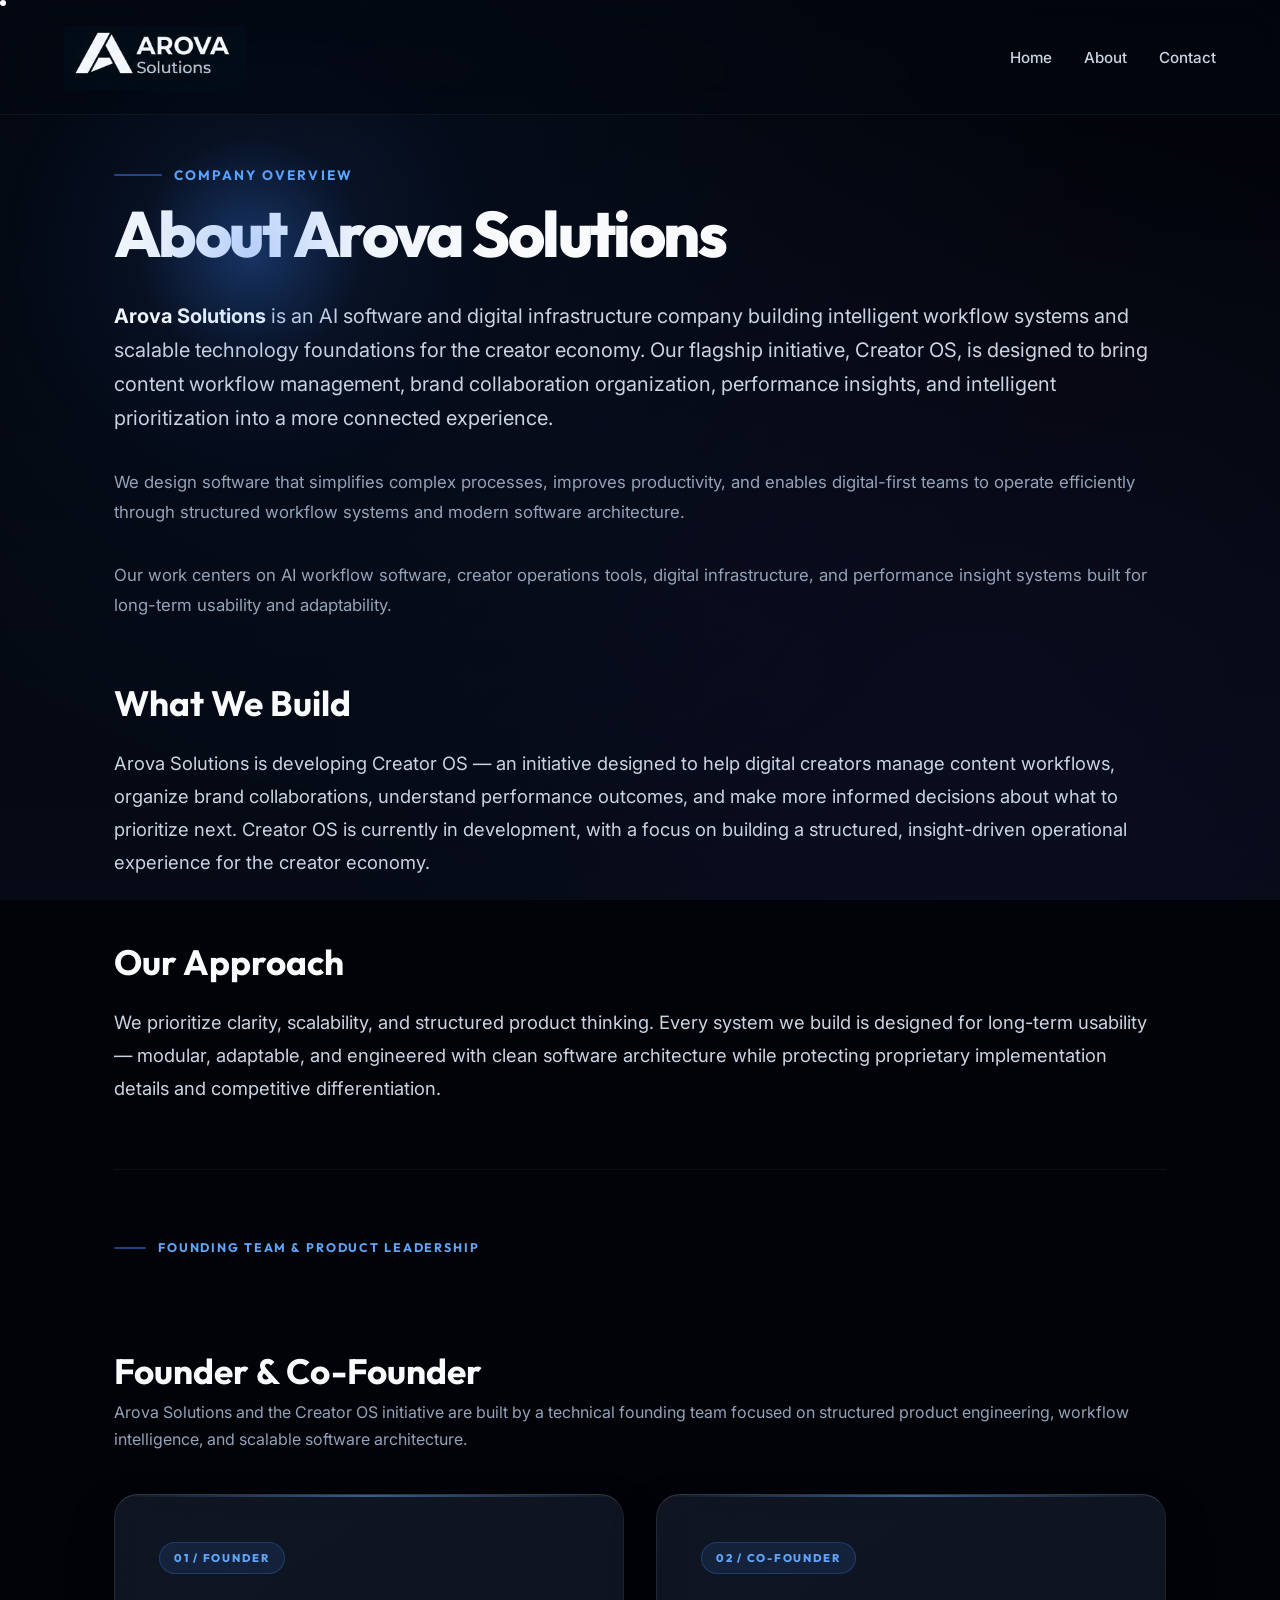
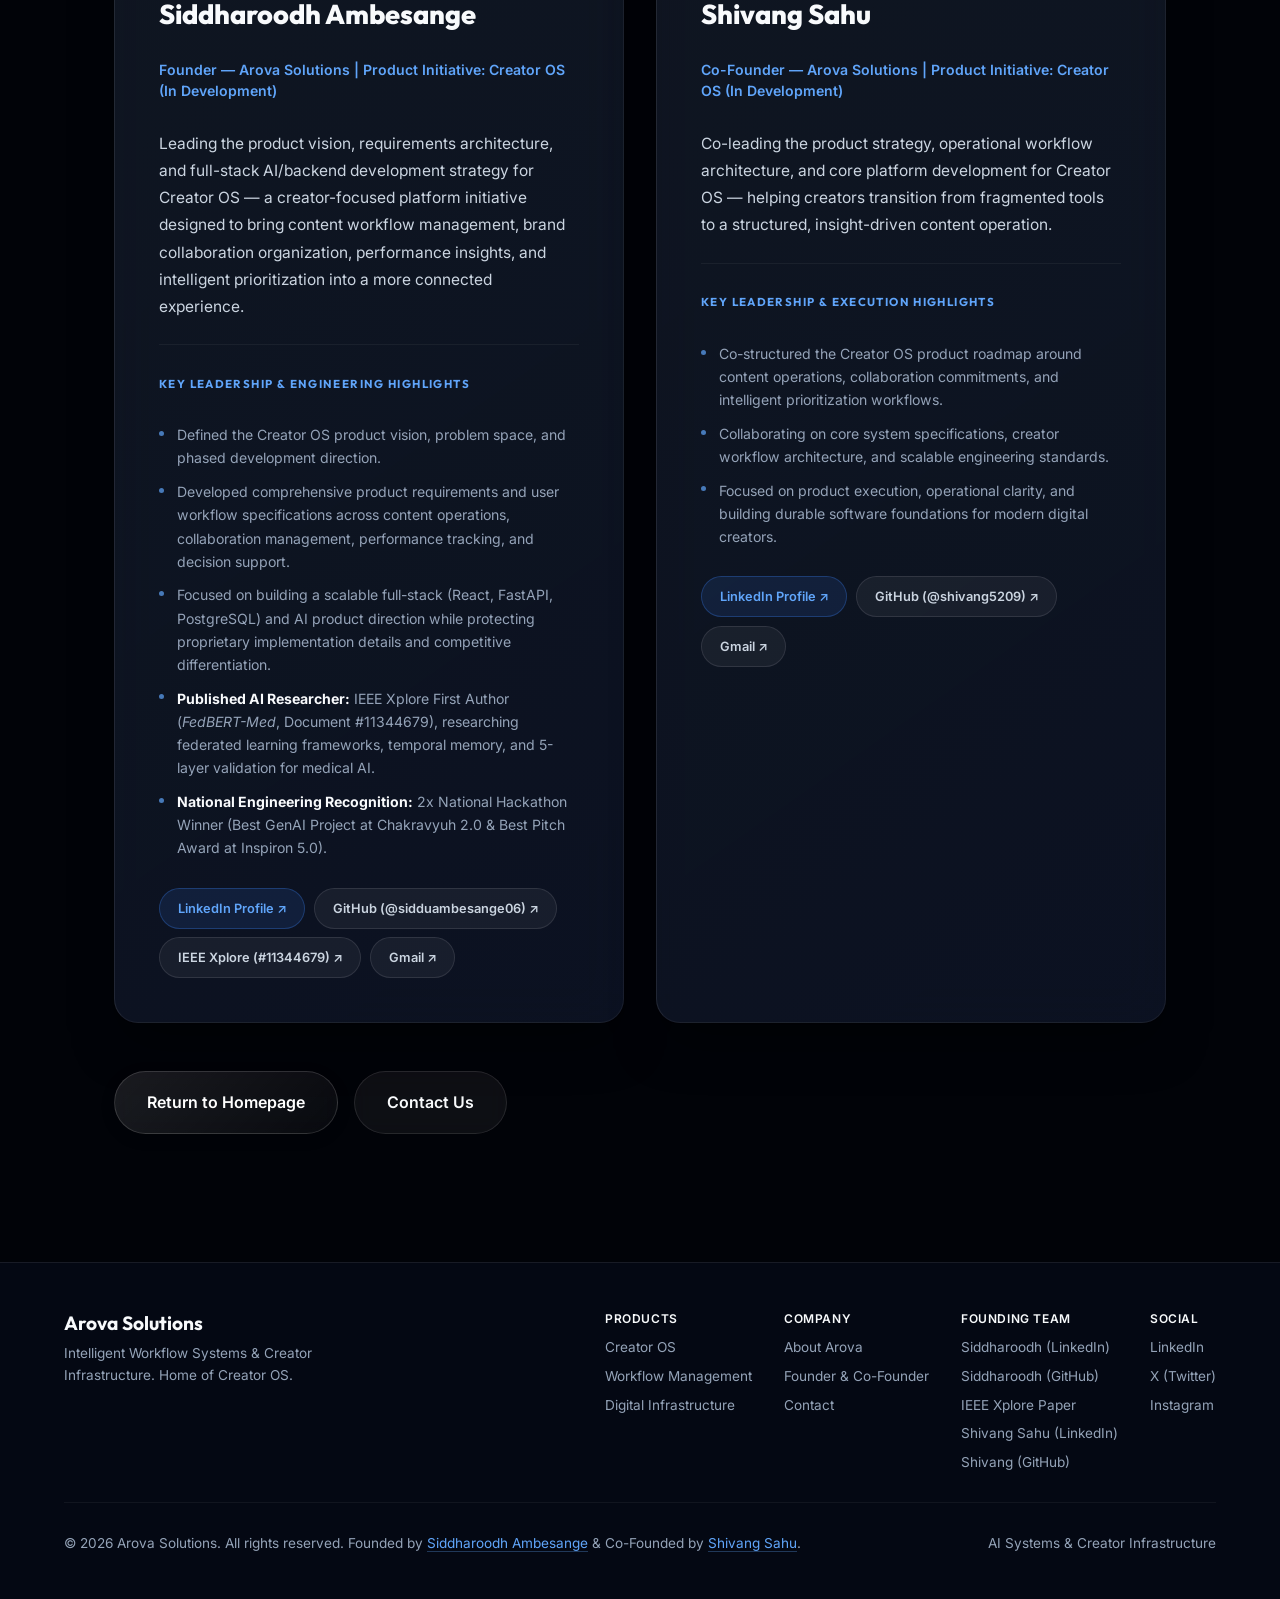
<file: about.html>
<!DOCTYPE html>
<html lang="en">
<head>
  <meta charset="UTF-8">
  <meta name="viewport" content="width=device-width, initial-scale=1">
  <meta name="referrer" content="strict-origin-when-cross-origin">
  <meta http-equiv="X-Content-Type-Options" content="nosniff">

  <title>About Arova Solutions | Founder Siddharoodh Ambesange &amp; Co-Founder Shivang Sahu</title>
  <meta name="description" content="Learn about Arova Solutions, the Creator OS product initiative, Founder Siddharoodh Ambesange, and Co-Founder Shivang Sahu.">
  <meta name="keywords" content="Arova Solutions, Creator OS, Siddharoodh Ambesange, Shivang Sahu, AI workflow software, creator workflow tools, digital infrastructure">
  <meta name="author" content="Siddharoodh Ambesange, Shivang Sahu">

  <meta name="robots" content="index, follow, max-image-preview:large, max-snippet:-1, max-video-preview:-1">
  <link rel="canonical" href="https://www.arovasolutions.com/about.html">

  <link rel="icon" type="image/jpeg" sizes="32x32" href="fevicons/favicon-32.jpeg">
  <link rel="icon" type="image/jpeg" sizes="16x16" href="fevicons/favicon-16.jpeg">
  <link rel="apple-touch-icon" sizes="180x180" href="fevicons/apple-touch-icon.jpeg">
  <link rel="stylesheet" href="styles.css?v=9">
  <link rel="me" href="https://www.linkedin.com/company/arova-solutions/">
  <link rel="me" href="https://x.com/ArovaSolutions">
  <link rel="me" href="https://www.instagram.com/arovasolutions">

  <meta property="og:title" content="About Arova Solutions | Founder Siddharoodh Ambesange &amp; Co-Founder Shivang Sahu">
  <meta property="og:description" content="Learn about Arova Solutions, the Creator OS product initiative, Founder Siddharoodh Ambesange, and Co-Founder Shivang Sahu.">
  <meta property="og:type" content="website">
  <meta property="og:url" content="https://www.arovasolutions.com/about.html">
  <meta property="og:image" content="https://www.arovasolutions.com/arova-logo.png">
  <meta property="og:image:alt" content="Arova Solutions logo">
  <meta property="og:image:width" content="1200">
  <meta property="og:image:height" content="630">
  <meta property="og:locale" content="en_US">
  <meta property="og:site_name" content="Arova Solutions">

  <meta name="twitter:card" content="summary_large_image">
  <meta name="twitter:title" content="About Arova Solutions | Founder Siddharoodh Ambesange &amp; Co-Founder Shivang Sahu">
  <meta name="twitter:description" content="Learn about Arova Solutions, the Creator OS product initiative, Founder Siddharoodh Ambesange, and Co-Founder Shivang Sahu.">
  <meta name="twitter:image" content="https://www.arovasolutions.com/arova-logo.png">
  <meta name="twitter:image:alt" content="Arova Solutions logo">

  <script type="application/ld+json">
  {
    "@context": "https://schema.org",
    "@graph": [
      {
        "@type": "Organization",
        "@id": "https://www.arovasolutions.com/#organization",
        "name": "Arova Solutions",
        "url": "https://www.arovasolutions.com/",
        "logo": { "@type": "ImageObject", "url": "https://www.arovasolutions.com/arova-logo.png" },
        "description": "Arova Solutions builds Creator OS, intelligent workflow systems, and digital infrastructure for creators and modern internet businesses.",
        "email": "contact@arovasolutions.com",
        "sameAs": [
          "https://www.linkedin.com/company/arova-solutions/",
          "https://x.com/ArovaSolutions",
          "https://www.instagram.com/arovasolutions"
        ],
        "founders": [
          {
            "@type": "Person",
            "name": "Siddharoodh Ambesange",
            "jobTitle": "Founder & Lead AI Systems Architect",
            "email": "sidduambesange005@gmail.com",
            "sameAs": [
              "https://www.linkedin.com/in/siddharoodh-ambesange-18a1191ba/",
              "https://github.com/sidduambesange06",
              "https://ieeexplore.ieee.org/document/11344679"
            ]
          },
          {
            "@type": "Person",
            "name": "Shivang Sahu",
            "jobTitle": "Co-Founder",
            "sameAs": [
              "https://www.linkedin.com/in/shivang-sahu-99125321b/",
              "https://github.com/shivang5209"
            ]
          }
        ],
        "contactPoint": {
          "@type": "ContactPoint",
          "email": "contact@arovasolutions.com",
          "contactType": "General Inquiries"
        }
      },
      {
        "@type": "AboutPage",
        "@id": "https://www.arovasolutions.com/about.html#webpage",
        "url": "https://www.arovasolutions.com/about.html",
        "name": "About Arova Solutions | Founder Siddharoodh Ambesange & Co-Founder Shivang Sahu",
        "isPartOf": { "@type": "WebSite", "url": "https://www.arovasolutions.com/" },
        "about": { "@id": "https://www.arovasolutions.com/#organization" },
        "description": "Learn about Arova Solutions, the Creator OS product initiative, Founder Siddharoodh Ambesange, and Co-Founder Shivang Sahu."
      }
    ]
  }
  </script>

  <style>
    /* ===== LEADERSHIP SECTION STYLES ===== */
    #leadership {
      margin-top: 4rem;
      padding: 3.5rem 0 0;
      border-top: 1px solid rgba(255,255,255,0.06);
    }
    .leadership-eyebrow {
      display: inline-flex;
      align-items: center;
      gap: 0.75rem;
      color: var(--accent-soft);
      font-size: 0.78rem;
      font-weight: 700;
      letter-spacing: 0.15em;
      text-transform: uppercase;
      font-family: 'Outfit', sans-serif;
      margin-bottom: 0.75rem;
    }
    .leadership-eyebrow::before {
      content: "";
      width: 2rem;
      height: 2px;
      background: var(--accent-glow);
      border-radius: 2px;
    }
    .leadership-grid {
      display: grid;
      grid-template-columns: repeat(auto-fit, minmax(320px, 1fr));
      gap: 2rem;
      margin-top: 2.5rem;
    }
    .exec-card {
      background: linear-gradient(145deg, rgba(30,41,59,0.5) 0%, rgba(15,23,42,0.75) 100%);
      border: 1px solid rgba(255,255,255,0.06);
      border-top-color: rgba(255,255,255,0.15);
      border-left-color: rgba(255,255,255,0.09);
      border-radius: var(--radius);
      padding: 2.75rem;
      backdrop-filter: blur(24px);
      -webkit-backdrop-filter: blur(24px);
      box-shadow: var(--shadow);
      transition: transform 0.4s cubic-bezier(0.175,0.885,0.32,1.275), border-color 0.4s ease, box-shadow 0.4s ease;
      position: relative;
      overflow: hidden;
    }
    .exec-card::before {
      content: '';
      position: absolute;
      top: 0; left: 0; right: 0;
      height: 2px;
      background: linear-gradient(90deg, transparent, rgba(96,165,250,0.5), transparent);
    }
    .exec-card:hover {
      transform: translateY(-8px);
      border-color: rgba(96,165,250,0.4);
      box-shadow: 0 30px 60px rgba(0,0,0,0.6), 0 0 30px rgba(59,130,246,0.18);
    }
    .exec-badge {
      display: inline-block;
      padding: 0.3rem 0.9rem;
      border-radius: 999px;
      background: rgba(59,130,246,0.12);
      border: 1px solid rgba(59,130,246,0.28);
      color: var(--accent-soft);
      font-size: 0.7rem;
      font-weight: 800;
      letter-spacing: 0.15em;
      text-transform: uppercase;
      font-family: 'Outfit', sans-serif;
      margin-bottom: 1.5rem;
    }
    .exec-name {
      font-family: 'Outfit', sans-serif;
      font-size: 1.7rem;
      font-weight: 800;
      color: var(--text);
      margin-bottom: 0.35rem;
      line-height: 1.2;
    }
    .exec-role {
      font-size: 0.88rem;
      color: var(--accent-soft);
      font-weight: 600;
      margin-bottom: 1.25rem;
      line-height: 1.5;
    }
    .exec-bio {
      font-size: 0.97rem;
      color: var(--text-soft);
      line-height: 1.75;
      margin-bottom: 1.5rem;
      padding-bottom: 1.5rem;
      border-bottom: 1px solid rgba(255,255,255,0.05);
    }
    .exec-highlights-title {
      font-family: 'Outfit', sans-serif;
      font-size: 0.72rem;
      font-weight: 700;
      color: var(--accent-soft);
      text-transform: uppercase;
      letter-spacing: 0.12em;
      margin-bottom: 0.85rem;
    }
    .exec-highlights {
      list-style: none;
      margin: 0 0 1.75rem;
      padding: 0;
      display: flex;
      flex-direction: column;
      gap: 0.65rem;
    }
    .exec-highlights li {
      font-size: 0.88rem;
      color: var(--text-muted);
      line-height: 1.65;
      padding-left: 1.1rem;
      position: relative;
    }
    .exec-highlights li::before {
      content: '';
      position: absolute;
      left: 0;
      top: 0.55em;
      width: 5px;
      height: 5px;
      border-radius: 50%;
      background: var(--accent-soft);
      opacity: 0.7;
    }
    .exec-links {
      display: flex;
      flex-wrap: wrap;
      gap: 0.55rem;
    }
    .exec-link-btn {
      display: inline-flex;
      align-items: center;
      gap: 0.4rem;
      padding: 0.5rem 1.1rem;
      border-radius: 999px;
      background: rgba(255,255,255,0.05);
      border: 1px solid rgba(255,255,255,0.1);
      color: var(--text-soft);
      font-size: 0.8rem;
      font-weight: 600;
      transition: all 0.25s ease;
      font-family: 'Inter', sans-serif;
      cursor: pointer;
    }
    .exec-link-btn:hover {
      background: rgba(59,130,246,0.15);
      border-color: rgba(96,165,250,0.45);
      color: var(--text);
      transform: translateY(-2px);
    }
    .exec-link-btn.primary-link {
      background: rgba(59,130,246,0.12);
      border-color: rgba(59,130,246,0.3);
      color: var(--accent-soft);
    }
    .exec-link-btn.primary-link:hover {
      background: rgba(59,130,246,0.22);
      border-color: rgba(96,165,250,0.55);
      color: var(--text);
    }
    @media (max-width: 768px) {
      .leadership-grid { grid-template-columns: 1fr; }
      .exec-card { padding: 2rem; }
    }
  </style>
</head>

<body>
  <div id="loader">
    <div class="spinner"></div>
    <div class="loader-text">Loading</div>
  </div>

  <div class="aurora-bg"></div>

  <nav class="nav-header">
    <div class="nav-container">
      <a href="index.html" class="nav-brand">
        <img src="arova-logo.png" alt="Arova Solutions Logo">
      </a>
      <div class="nav-links" id="navLinks">
        <a href="index.html">Home</a>
        <a href="about.html">About</a>
        <a href="contact.html">Contact</a>
      </div>
      <button class="mobile-menu-btn" id="mobileMenuBtn" aria-label="Toggle navigation">
        <span></span>
        <span></span>
        <span></span>
      </button>
    </div>
  </nav>

  <main class="page-main section" style="padding-top: 10rem; min-height: 80vh;">
    <div class="container" style="max-width: 1100px; margin: 0 auto; padding: 0 1.5rem;">

      <!-- Page Header -->
      <header style="margin-bottom: 2rem;" class="scroll-hidden-up">
        <span class="eyebrow" style="margin-bottom: 1rem;">Company Overview</span>
        <h1 style="font-size: clamp(2.5rem, 5vw, 4rem); background: none; -webkit-text-fill-color: var(--text);">About Arova Solutions</h1>
      </header>

      <section class="content-body" aria-label="About Arova Solutions">

        <p class="hero-description scroll-hidden-left" style="margin-bottom: 2rem; font-size: 1.25rem; max-width: 100%;">
          <strong>Arova Solutions</strong> is an AI software and digital infrastructure company building intelligent workflow systems and scalable technology foundations for the creator economy. Our flagship initiative, Creator OS, is designed to bring content workflow management, brand collaboration organization, performance insights, and intelligent prioritization into a more connected experience.
        </p>

        <p class="scroll-hidden-left" style="margin-bottom: 2rem; font-size: 1.05rem; max-width: 100%; color: var(--text-muted); line-height: 1.8;">
          We design software that simplifies complex processes, improves productivity, and enables digital-first teams to operate efficiently through structured workflow systems and modern software architecture.
        </p>

        <p class="scroll-hidden-left" style="margin-bottom: 2rem; font-size: 1.05rem; max-width: 100%; color: var(--text-muted); line-height: 1.8;">
          Our work centers on AI workflow software, creator operations tools, digital infrastructure, and performance insight systems built for long-term usability and adaptability.
        </p>

        <h2 class="scroll-hidden-right">What We Build</h2>
        <p class="scroll-hidden-right">
          Arova Solutions is developing Creator OS — an initiative designed to help digital creators manage content workflows, organize brand collaborations, understand performance outcomes, and make more informed decisions about what to prioritize next. Creator OS is currently in development, with a focus on building a structured, insight-driven operational experience for the creator economy.
        </p>

        <h2 class="scroll-hidden-left">Our Approach</h2>
        <p class="scroll-hidden-left">
          We prioritize clarity, scalability, and structured product thinking. Every system we build is designed for long-term usability — modular, adaptable, and engineered with clean software architecture while protecting proprietary implementation details and competitive differentiation.
        </p>

        <!-- ===== EXECUTIVE LEADERSHIP SECTION ===== -->
        <section id="leadership" aria-label="Executive Leadership">
          <p class="leadership-eyebrow scroll-hidden-up">Founding Team &amp; Product Leadership</p>
          <h2 class="scroll-hidden-left" style="margin-bottom: 0.5rem;">Founder &amp; Co-Founder</h2>
          <p class="scroll-hidden-up" style="font-size: 1rem; color: var(--text-muted); line-height: 1.7; margin-bottom: 0.5rem;">
            Arova Solutions and the Creator OS initiative are built by a technical founding team focused on structured product engineering, workflow intelligence, and scalable software architecture.
          </p>

          <div class="leadership-grid">

            <!-- CARD 01: FOUNDER -->
            <div class="exec-card scroll-hidden-up delay-1">
              <span class="exec-badge">01 / Founder</span>
              <p class="exec-name">Siddharoodh Ambesange</p>
              <p class="exec-role">Founder — Arova Solutions | Product Initiative: Creator OS (In Development)</p>
              <p class="exec-bio">
                Leading the product vision, requirements architecture, and full-stack AI/backend development strategy for Creator OS — a creator-focused platform initiative designed to bring content workflow management, brand collaboration organization, performance insights, and intelligent prioritization into a more connected experience.
              </p>
              <p class="exec-highlights-title">Key Leadership &amp; Engineering Highlights</p>
              <ul class="exec-highlights">
                <li>Defined the Creator OS product vision, problem space, and phased development direction.</li>
                <li>Developed comprehensive product requirements and user workflow specifications across content operations, collaboration management, performance tracking, and decision support.</li>
                <li>Focused on building a scalable full-stack (React, FastAPI, PostgreSQL) and AI product direction while protecting proprietary implementation details and competitive differentiation.</li>
                <li><strong style="color:var(--text);">Published AI Researcher:</strong> IEEE Xplore First Author (<em>FedBERT-Med</em>, Document #11344679), researching federated learning frameworks, temporal memory, and 5-layer validation for medical AI.</li>
                <li><strong style="color:var(--text);">National Engineering Recognition:</strong> 2x National Hackathon Winner (Best GenAI Project at Chakravyuh 2.0 &amp; Best Pitch Award at Inspiron 5.0).</li>
              </ul>
              <div class="exec-links">
                <a class="exec-link-btn primary-link" href="https://www.linkedin.com/in/siddharoodh-ambesange-18a1191ba/" target="_blank" rel="noopener noreferrer">LinkedIn Profile &#8599;</a>
                <a class="exec-link-btn" href="https://github.com/sidduambesange06" target="_blank" rel="noopener noreferrer">GitHub (@sidduambesange06) &#8599;</a>
                <a class="exec-link-btn" href="https://ieeexplore.ieee.org/document/11344679" target="_blank" rel="noopener noreferrer">IEEE Xplore (#11344679) &#8599;</a>
                <a class="exec-link-btn" href="https://mail.google.com/mail/?view=cm&fs=1&to=sidduambesange005@gmail.com" target="_blank" rel="noopener noreferrer">Gmail &#8599;</a>
              </div>
            </div>

            <!-- CARD 02: CO-FOUNDER -->
            <div class="exec-card scroll-hidden-up delay-2">
              <span class="exec-badge">02 / Co-Founder</span>
              <p class="exec-name">Shivang Sahu</p>
              <p class="exec-role">Co-Founder — Arova Solutions | Product Initiative: Creator OS (In Development)</p>
              <p class="exec-bio">
                Co-leading the product strategy, operational workflow architecture, and core platform development for Creator OS — helping creators transition from fragmented tools to a structured, insight-driven content operation.
              </p>
              <p class="exec-highlights-title">Key Leadership &amp; Execution Highlights</p>
              <ul class="exec-highlights">
                <li>Co-structured the Creator OS product roadmap around content operations, collaboration commitments, and intelligent prioritization workflows.</li>
                <li>Collaborating on core system specifications, creator workflow architecture, and scalable engineering standards.</li>
                <li>Focused on product execution, operational clarity, and building durable software foundations for modern digital creators.</li>
              </ul>
              <div class="exec-links">
                <a class="exec-link-btn primary-link" href="https://www.linkedin.com/in/shivang-sahu-99125321b/" target="_blank" rel="noopener noreferrer">LinkedIn Profile &#8599;</a>
                <a class="exec-link-btn" href="https://github.com/shivang5209" target="_blank" rel="noopener noreferrer">GitHub (@shivang5209) &#8599;</a>
                <a class="exec-link-btn" href="https://mail.google.com/mail/?view=cm&fs=1&to=shivangsahu5209@gmail.com" target="_blank" rel="noopener noreferrer">Gmail &#8599;</a>
              </div>
            </div>

          </div>
        </section>

        <div class="scroll-hidden-up" style="margin-top:3rem; display: flex; gap: 1rem; flex-wrap: wrap;">
          <a class="button button-primary" href="index.html">Return to Homepage</a>
          <a class="button button-secondary" href="https://mail.google.com/mail/?view=cm&amp;fs=1&amp;to=contact@arovasolutions.com" target="_blank" rel="noopener">Contact Us</a>
        </div>
      </section>
    </div>
  </main>

  <!-- FOOTER -->
  <footer class="site-footer">
    <div class="container">
      <div class="footer-top" style="display: flex; justify-content: space-between; flex-wrap: wrap; gap: 2rem; border-bottom: 1px solid rgba(255,255,255,0.05); padding-bottom: 2rem; margin-bottom: 2rem;">
        <div class="footer-brand" style="max-width: 300px;">
          <strong style="color: var(--text); display: block; font-size: 1.2rem; margin-bottom: 0.5rem; font-family: 'Outfit', sans-serif;">Arova Solutions</strong>
          <p style="font-size: 0.85rem; line-height: 1.6; color: var(--text-muted);">Intelligent Workflow Systems &amp; Creator Infrastructure. Home of Creator OS.</p>
        </div>
        <div class="footer-legal" style="display: flex; gap: 2rem; font-size: 0.85rem; text-align: left; flex-wrap: wrap;">
          <div style="display: flex; flex-direction: column; gap: 0.8rem;">
            <span style="color: var(--text); font-weight: 600; text-transform: uppercase; letter-spacing: 0.05em; font-size: 0.75rem;">Products</span>
            <a href="index.html#creator-os" style="color: var(--text-muted); transition: color 0.2s ease;" onmouseover="this.style.color='#fff'" onmouseout="this.style.color='var(--text-muted)'">Creator OS</a>
            <a href="index.html#creator-os" style="color: var(--text-muted); transition: color 0.2s ease;" onmouseover="this.style.color='#fff'" onmouseout="this.style.color='var(--text-muted)'">Workflow Management</a>
            <a href="index.html#foundations" style="color: var(--text-muted); transition: color 0.2s ease;" onmouseover="this.style.color='#fff'" onmouseout="this.style.color='var(--text-muted)'">Digital Infrastructure</a>
          </div>
          <div style="display: flex; flex-direction: column; gap: 0.8rem;">
            <span style="color: var(--text); font-weight: 600; text-transform: uppercase; letter-spacing: 0.05em; font-size: 0.75rem;">Company</span>
            <a href="about.html" style="color: var(--text-muted); transition: color 0.2s ease;" onmouseover="this.style.color='#fff'" onmouseout="this.style.color='var(--text-muted)'">About Arova</a>
            <a href="about.html#leadership" style="color: var(--text-muted); transition: color 0.2s ease;" onmouseover="this.style.color='#fff'" onmouseout="this.style.color='var(--text-muted)'">Founder &amp; Co-Founder</a>
            <a href="contact.html" style="color: var(--text-muted); transition: color 0.2s ease;" onmouseover="this.style.color='#fff'" onmouseout="this.style.color='var(--text-muted)'">Contact</a>
          </div>
          <div style="display: flex; flex-direction: column; gap: 0.8rem;">
            <span style="color: var(--text); font-weight: 600; text-transform: uppercase; letter-spacing: 0.05em; font-size: 0.75rem;">Founding Team</span>
            <a href="https://www.linkedin.com/in/siddharoodh-ambesange-18a1191ba/" target="_blank" rel="noopener" style="color: var(--text-muted); transition: color 0.2s ease;" onmouseover="this.style.color='#fff'" onmouseout="this.style.color='var(--text-muted)'">Siddharoodh (LinkedIn)</a>
            <a href="https://github.com/sidduambesange06" target="_blank" rel="noopener" style="color: var(--text-muted); transition: color 0.2s ease;" onmouseover="this.style.color='#fff'" onmouseout="this.style.color='var(--text-muted)'">Siddharoodh (GitHub)</a>
            <a href="https://ieeexplore.ieee.org/document/11344679" target="_blank" rel="noopener" style="color: var(--text-muted); transition: color 0.2s ease;" onmouseover="this.style.color='#fff'" onmouseout="this.style.color='var(--text-muted)'">IEEE Xplore Paper</a>
            <a href="https://www.linkedin.com/in/shivang-sahu-99125321b/" target="_blank" rel="noopener" style="color: var(--text-muted); transition: color 0.2s ease;" onmouseover="this.style.color='#fff'" onmouseout="this.style.color='var(--text-muted)'">Shivang Sahu (LinkedIn)</a>
            <a href="https://github.com/shivang5209" target="_blank" rel="noopener" style="color: var(--text-muted); transition: color 0.2s ease;" onmouseover="this.style.color='#fff'" onmouseout="this.style.color='var(--text-muted)'">Shivang (GitHub)</a>
          </div>
          <div style="display: flex; flex-direction: column; gap: 0.8rem;">
            <span style="color: var(--text); font-weight: 600; text-transform: uppercase; letter-spacing: 0.05em; font-size: 0.75rem;">Social</span>
            <a href="https://www.linkedin.com/company/arova-solutions/" target="_blank" rel="noopener" style="color: var(--text-muted); transition: color 0.2s ease;" onmouseover="this.style.color='#fff'" onmouseout="this.style.color='var(--text-muted)'">LinkedIn</a>
            <a href="https://x.com/ArovaSolutions" target="_blank" rel="noopener" style="color: var(--text-muted); transition: color 0.2s ease;" onmouseover="this.style.color='#fff'" onmouseout="this.style.color='var(--text-muted)'">X (Twitter)</a>
            <a href="https://www.instagram.com/arovasolutions" target="_blank" rel="noopener" style="color: var(--text-muted); transition: color 0.2s ease;" onmouseover="this.style.color='#fff'" onmouseout="this.style.color='var(--text-muted)'">Instagram</a>
          </div>
        </div>
      </div>
      <div class="footer-bottom" style="display: flex; justify-content: space-between; align-items: center; flex-wrap: wrap; font-size: 0.85rem; color: var(--text-muted); gap: 1rem;">
        <span>&copy; 2026 Arova Solutions. All rights reserved. Founded by <a href="https://www.linkedin.com/in/siddharoodh-ambesange-18a1191ba/" target="_blank" rel="noopener" style="color:var(--accent-soft);text-decoration:none;border-bottom:1px solid rgba(96,165,250,0.3);transition:color 0.2s;" onmouseover="this.style.color='#fff'" onmouseout="this.style.color='var(--accent-soft)'">Siddharoodh Ambesange</a> &amp; Co-Founded by <a href="https://www.linkedin.com/in/shivang-sahu-99125321b/" target="_blank" rel="noopener" style="color:var(--accent-soft);text-decoration:none;border-bottom:1px solid rgba(96,165,250,0.3);transition:color 0.2s;" onmouseover="this.style.color='#fff'" onmouseout="this.style.color='var(--accent-soft)'">Shivang Sahu</a>.</span>
        <span>AI Systems &amp; Creator Infrastructure</span>
      </div>
    </div>
  </footer>

  <script defer src="cursor.js?v=9"></script>
</body>
</html>
</file>
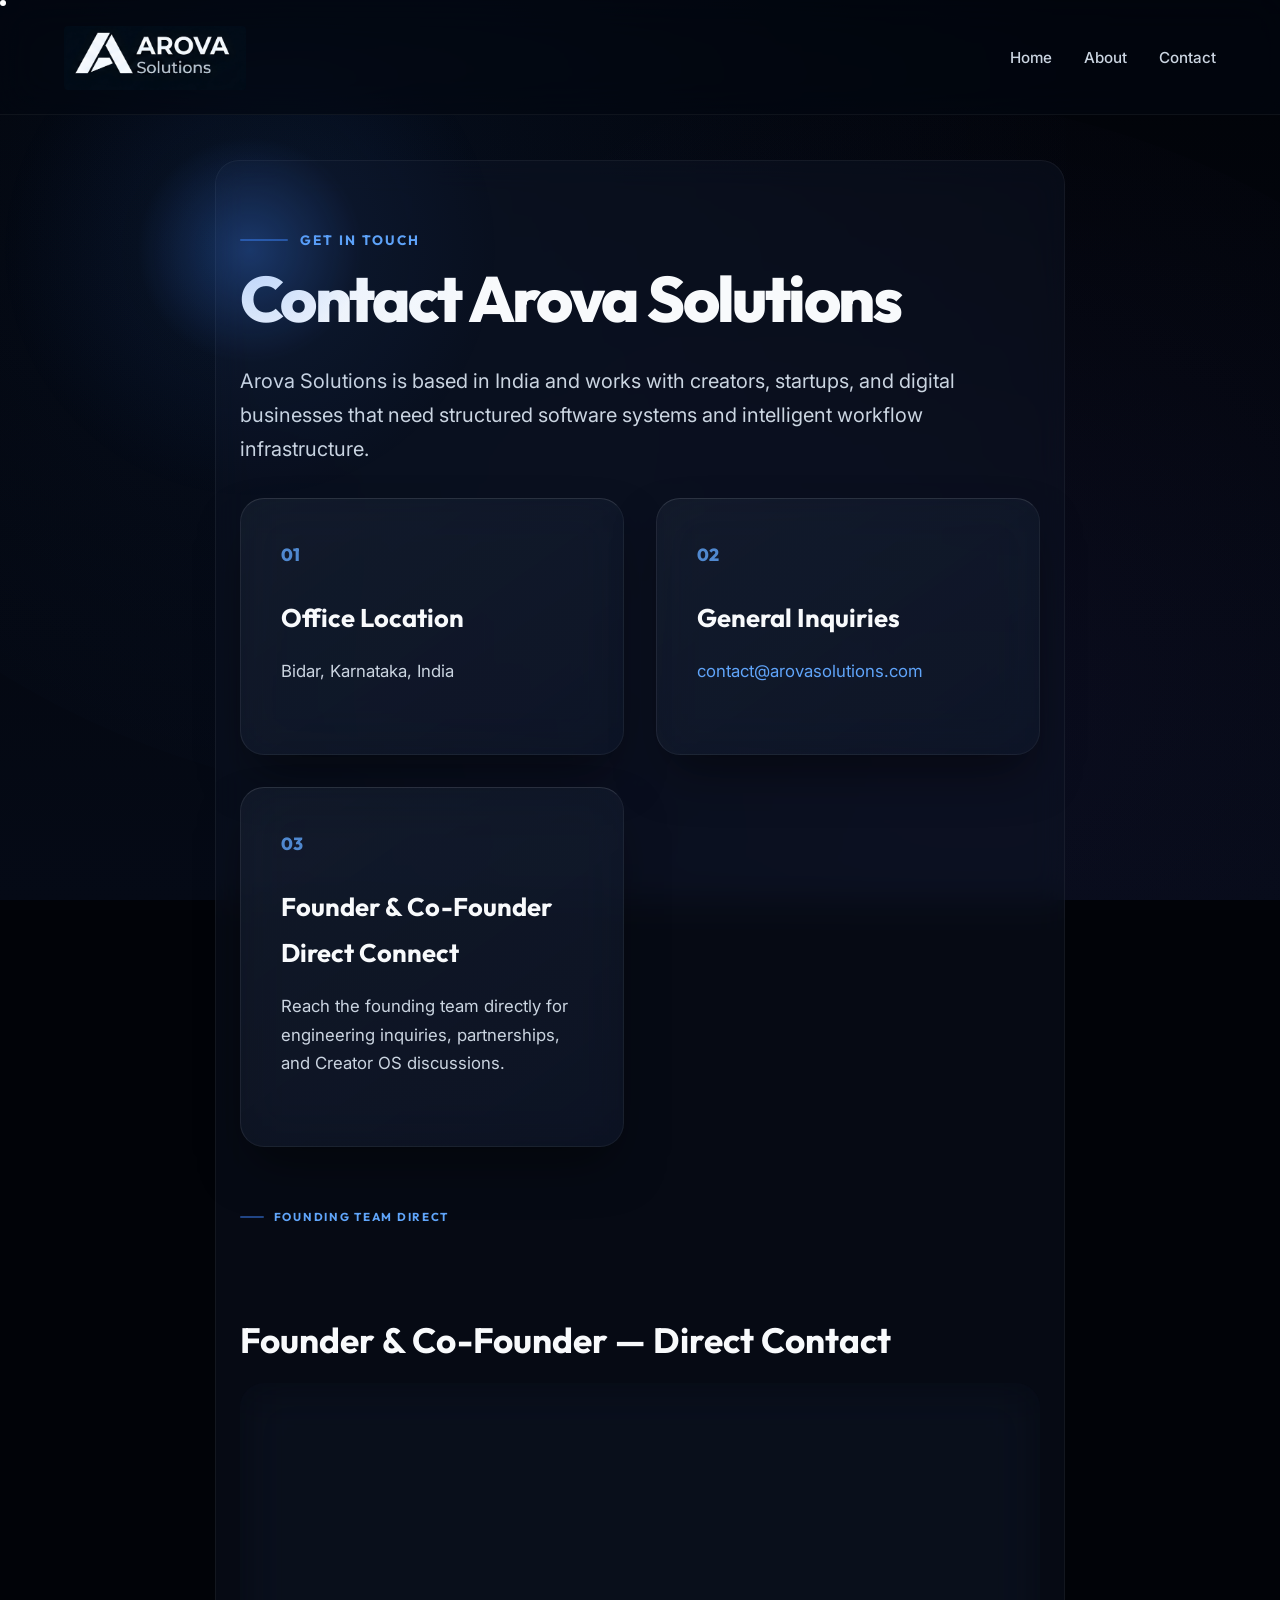
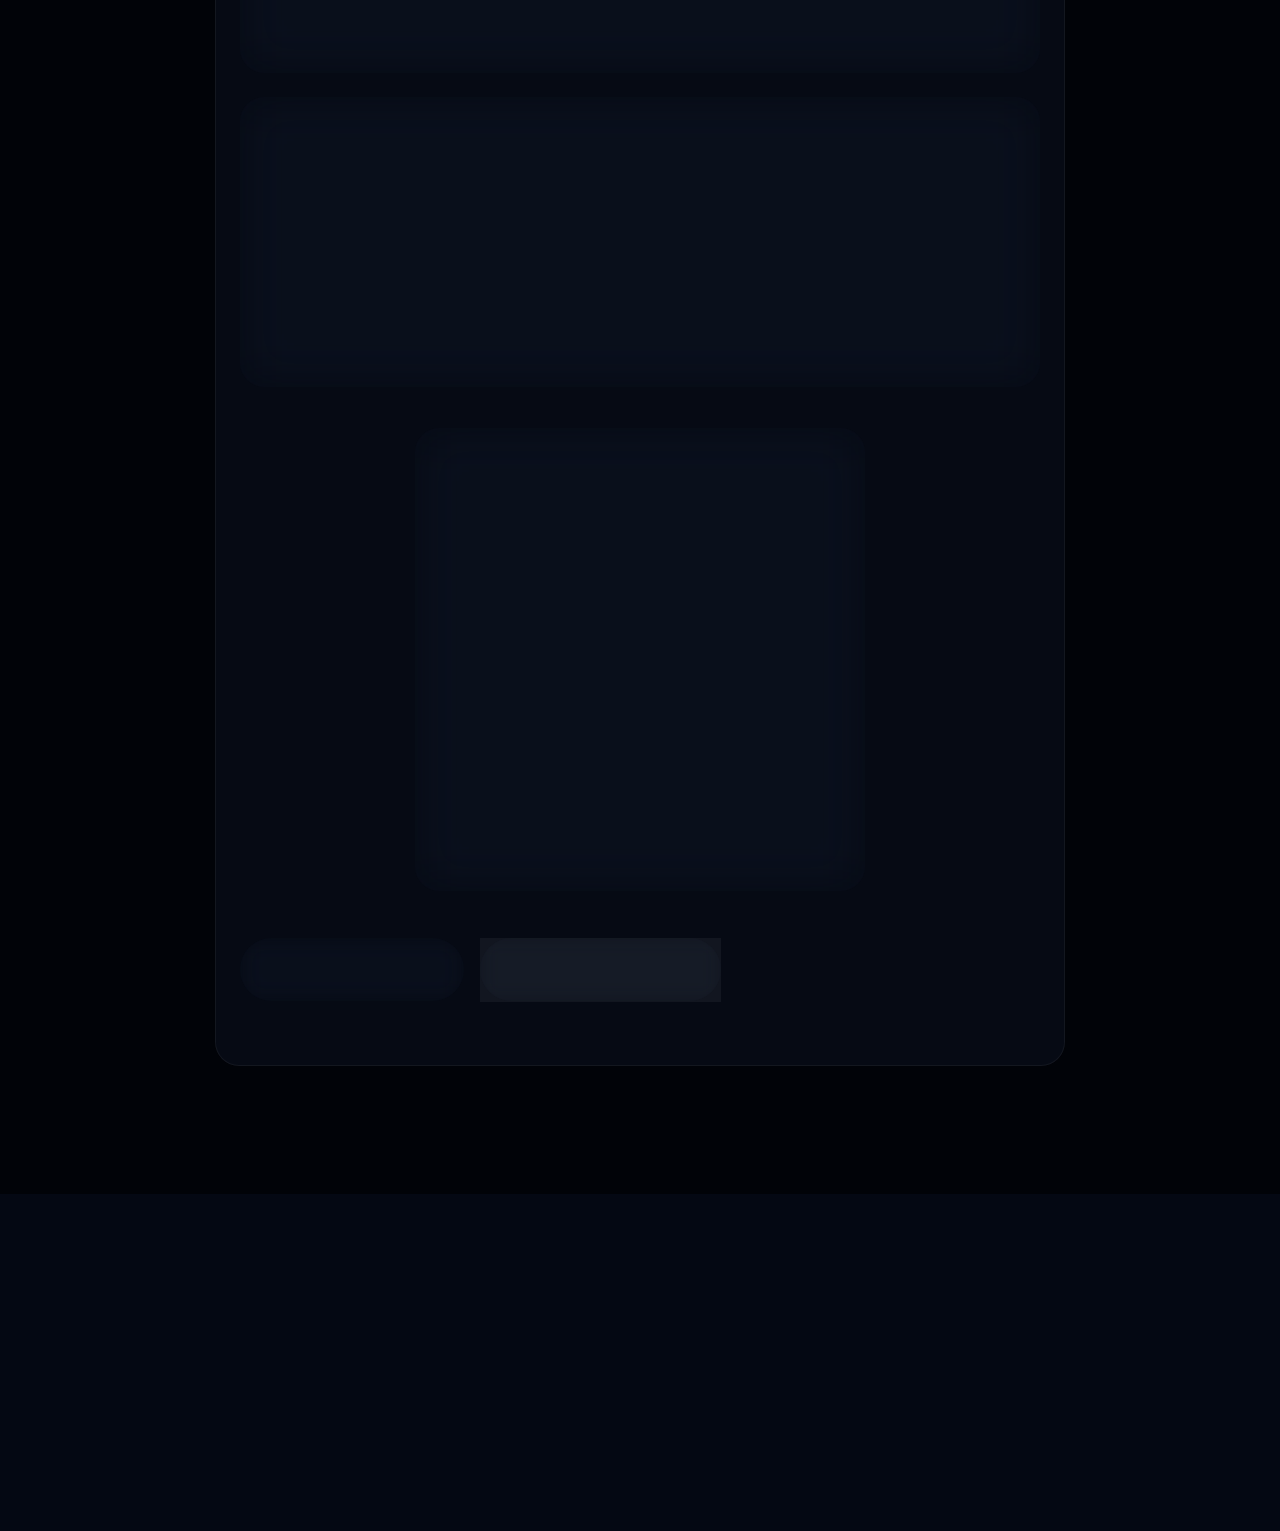
<file: contact.html>
<!DOCTYPE html>
<html lang="en">
<head>
  <meta charset="UTF-8">
  <meta name="viewport" content="width=device-width, initial-scale=1">
  <meta name="referrer" content="strict-origin-when-cross-origin">
  <meta http-equiv="X-Content-Type-Options" content="nosniff">

  <title>Contact Arova Solutions | Creator OS &amp; Intelligent Workflow Infrastructure</title>
  <meta name="description" content="Contact Arova Solutions — AI software and digital infrastructure company based in Bidar, Karnataka, India. Reach Founder Siddharoodh Ambesange or Co-Founder Shivang Sahu directly.">
  <meta name="keywords" content="Arova Solutions contact, Siddharoodh Ambesange, Shivang Sahu, Creator OS, AI software company India, digital infrastructure company Bidar Karnataka">
  <meta name="author" content="Siddharoodh Ambesange, Shivang Sahu">

  <meta name="robots" content="index, follow">
  <link rel="canonical" href="https://www.arovasolutions.com/contact.html">

  <link rel="icon" type="image/jpeg" sizes="32x32" href="fevicons/favicon-32.jpeg">
  <link rel="icon" type="image/jpeg" sizes="16x16" href="fevicons/favicon-16.jpeg">
  <link rel="apple-touch-icon" sizes="180x180" href="fevicons/apple-touch-icon.jpeg">
  <link rel="stylesheet" href="styles.css?v=9">
  <link rel="me" href="https://www.linkedin.com/company/arova-solutions/">
  <link rel="me" href="https://x.com/ArovaSolutions">
  <link rel="me" href="https://www.instagram.com/arovasolutions">

  <meta property="og:title" content="Contact Arova Solutions | Creator OS &amp; Intelligent Workflow Infrastructure">
  <meta property="og:description" content="Contact Arova Solutions — AI software and digital infrastructure company based in Bidar, Karnataka, India.">
  <meta property="og:type" content="website">
  <meta property="og:url" content="https://www.arovasolutions.com/contact.html">
  <meta property="og:image" content="https://www.arovasolutions.com/arova-logo.png">
  <meta property="og:image:alt" content="Arova Solutions logo">
  <meta property="og:image:width" content="1200">
  <meta property="og:image:height" content="630">
  <meta property="og:locale" content="en_US">
  <meta property="og:site_name" content="Arova Solutions">

  <meta name="twitter:card" content="summary_large_image">
  <meta name="twitter:title" content="Contact Arova Solutions | Creator OS &amp; Intelligent Workflow Infrastructure">
  <meta name="twitter:description" content="Contact Arova Solutions — AI software and digital infrastructure company based in Bidar, Karnataka, India.">
  <meta name="twitter:image" content="https://www.arovasolutions.com/arova-logo.png">
  <meta name="twitter:image:alt" content="Arova Solutions logo">

  <script type="application/ld+json">
  {
    "@context": "https://schema.org",
    "@graph": [
      {
        "@type": "Organization",
        "@id": "https://www.arovasolutions.com/#organization",
        "name": "Arova Solutions",
        "url": "https://www.arovasolutions.com/",
        "logo": { "@type": "ImageObject", "url": "https://www.arovasolutions.com/arova-logo.png" },
        "description": "Arova Solutions builds Creator OS, intelligent workflow systems, and digital infrastructure for creators and modern internet businesses.",
        "sameAs": [
          "https://www.linkedin.com/company/arova-solutions/",
          "https://x.com/ArovaSolutions",
          "https://www.instagram.com/arovasolutions"
        ],
        "address": {
          "@type": "PostalAddress",
          "addressLocality": "Bidar",
          "addressRegion": "Karnataka",
          "addressCountry": "IN"
        },
        "contactPoint": {
          "@type": "ContactPoint",
          "email": "contact@arovasolutions.com",
          "contactType": "General Inquiries"
        },
        "founders": [
          {
            "@type": "Person",
            "name": "Siddharoodh Ambesange",
            "jobTitle": "Founder & Lead AI Systems Architect",
            "email": "sidduambesange005@gmail.com",
            "sameAs": [
              "https://www.linkedin.com/in/siddharoodh-ambesange-18a1191ba/",
              "https://github.com/sidduambesange06",
              "https://ieeexplore.ieee.org/document/11344679"
            ]
          },
          {
            "@type": "Person",
            "name": "Shivang Sahu",
            "jobTitle": "Co-Founder",
            "sameAs": [
              "https://www.linkedin.com/in/shivang-sahu-99125321b/",
              "https://github.com/shivang5209"
            ]
          }
        ]
      },
      {
        "@type": "ContactPage",
        "@id": "https://www.arovasolutions.com/contact.html#webpage",
        "url": "https://www.arovasolutions.com/contact.html",
        "name": "Contact Arova Solutions | Creator OS & Intelligent Workflow Infrastructure",
        "isPartOf": { "@type": "WebSite", "url": "https://www.arovasolutions.com/" },
        "about": { "@id": "https://www.arovasolutions.com/#organization" }
      }
    ]
  }
  </script>

  <style>
    /* ===== CONTACT PAGE: FOUNDER DIRECT CARD ===== */
    .founder-contact-card {
      background: linear-gradient(145deg, rgba(30,41,59,0.5) 0%, rgba(15,23,42,0.72) 100%);
      border: 1px solid rgba(255,255,255,0.06);
      border-top-color: rgba(255,255,255,0.14);
      border-radius: var(--radius);
      padding: 2.5rem;
      backdrop-filter: blur(24px);
      -webkit-backdrop-filter: blur(24px);
      box-shadow: var(--shadow);
      margin-bottom: 1.5rem;
      transition: transform 0.35s ease, border-color 0.35s ease;
      position: relative;
      overflow: hidden;
    }
    .founder-contact-card::before {
      content: '';
      position: absolute;
      top: 0; left: 0; right: 0;
      height: 2px;
      background: linear-gradient(90deg, transparent, rgba(96,165,250,0.45), transparent);
    }
    .founder-contact-card:hover {
      transform: translateY(-5px);
      border-color: rgba(96,165,250,0.35);
    }
    .founder-contact-badge {
      display: inline-block;
      padding: 0.25rem 0.8rem;
      border-radius: 999px;
      background: rgba(59,130,246,0.12);
      border: 1px solid rgba(59,130,246,0.25);
      color: var(--accent-soft);
      font-size: 0.7rem;
      font-weight: 700;
      letter-spacing: 0.12em;
      text-transform: uppercase;
      font-family: 'Outfit', sans-serif;
      margin-bottom: 0.85rem;
    }
    .founder-contact-name {
      font-family: 'Outfit', sans-serif;
      font-size: 1.35rem;
      font-weight: 800;
      color: var(--text);
      margin-bottom: 0.25rem;
    }
    .founder-contact-role {
      font-size: 0.85rem;
      color: var(--accent-soft);
      font-weight: 600;
      margin-bottom: 1.25rem;
    }
    .founder-contact-links {
      display: flex;
      flex-wrap: wrap;
      gap: 0.55rem;
      align-items: center;
    }
    .contact-link-btn {
      display: inline-flex;
      align-items: center;
      gap: 0.4rem;
      padding: 0.45rem 1rem;
      border-radius: 999px;
      background: rgba(255,255,255,0.05);
      border: 1px solid rgba(255,255,255,0.1);
      color: var(--text-soft);
      font-size: 0.8rem;
      font-weight: 600;
      transition: all 0.25s ease;
      font-family: 'Inter', sans-serif;
      white-space: nowrap;
    }
    .contact-link-btn:hover {
      background: rgba(59,130,246,0.15);
      border-color: rgba(96,165,250,0.4);
      color: var(--text);
      transform: translateY(-2px);
    }
    .contact-link-btn.email-btn {
      background: rgba(59,130,246,0.1);
      border-color: rgba(59,130,246,0.25);
      color: var(--accent-soft);
    }
    .contact-link-btn.email-btn:hover {
      background: rgba(59,130,246,0.2);
      border-color: rgba(96,165,250,0.5);
      color: var(--text);
    }
    .founders-section-heading {
      font-family: 'Outfit', sans-serif;
      font-size: 1.35rem;
      font-weight: 700;
      color: var(--text);
      margin: 2.5rem 0 1.5rem;
      -webkit-text-fill-color: var(--text);
      background: none;
    }
    .founders-section-label {
      display: inline-flex;
      align-items: center;
      gap: 0.6rem;
      color: var(--accent-soft);
      font-size: 0.72rem;
      font-weight: 700;
      letter-spacing: 0.15em;
      text-transform: uppercase;
      font-family: 'Outfit', sans-serif;
      margin-bottom: 0.5rem;
    }
    .founders-section-label::before {
      content: "";
      width: 1.5rem;
      height: 2px;
      background: var(--accent-glow);
      border-radius: 2px;
    }
    @media (max-width: 768px) {
      .founder-contact-links { flex-direction: column; align-items: flex-start; }
    }
  </style>
</head>

<body>
  <div id="loader">
    <div class="spinner"></div>
    <div class="loader-text">Loading</div>
  </div>

  <div class="aurora-bg"></div>

  <nav class="nav-header">
    <div class="nav-container">
      <a href="index.html" class="nav-brand">
        <img src="arova-logo.png" alt="Arova Solutions Logo">
      </a>
      <div class="nav-links" id="navLinks">
        <a href="index.html">Home</a>
        <a href="about.html">About</a>
        <a href="contact.html">Contact</a>
      </div>
      <button class="mobile-menu-btn" id="mobileMenuBtn" aria-label="Toggle navigation">
        <span></span>
        <span></span>
        <span></span>
      </button>
    </div>
  </nav>

  <main class="page-main section" style="padding-top: 10rem; min-height: 80vh;">
    <div class="container page-content">
      <header style="margin-bottom: 2rem;" class="scroll-hidden-up">
        <span class="eyebrow" style="margin-bottom: 1rem;">Get in Touch</span>
        <h1 style="font-size: clamp(2.5rem, 5vw, 4rem); background: none; -webkit-text-fill-color: var(--text);">Contact Arova Solutions</h1>
      </header>

      <section class="content-body" aria-label="Contact Arova Solutions">

        <p class="hero-description scroll-hidden-left" style="margin-bottom: 2rem; font-size: 1.25rem; max-width: 100%;">
          Arova Solutions is based in India and works with creators, startups, and digital businesses that need structured software systems and intelligent workflow infrastructure.
        </p>

        <!-- 3 Contact Info Cards -->
        <div class="card-grid scroll-hidden-up" style="margin-bottom: 3rem;">
          <article class="card">
            <span class="card-index">01</span>
            <h3>Office Location</h3>
            <p>Bidar, Karnataka, India</p>
          </article>
          <article class="card">
            <span class="card-index">02</span>
            <h3>General Inquiries</h3>
            <p>
              <a href="https://mail.google.com/mail/?view=cm&fs=1&to=contact@arovasolutions.com"
                target="_blank" rel="noopener"
                style="color: var(--accent-soft); text-decoration: none;">contact@arovasolutions.com</a>
            </p>
          </article>
          <article class="card">
            <span class="card-index">03</span>
            <h3>Founder &amp; Co-Founder Direct Connect</h3>
            <p>Reach the founding team directly for engineering inquiries, partnerships, and Creator OS discussions.</p>
          </article>
        </div>

        <!-- Founder Direct Connect Section -->
        <p class="founders-section-label scroll-hidden-left">Founding Team Direct</p>
        <h2 class="founders-section-heading scroll-hidden-left">Founder &amp; Co-Founder — Direct Contact</h2>

        <!-- Founder Card -->
        <div class="founder-contact-card scroll-hidden-up delay-1">
          <span class="founder-contact-badge">Founder</span>
          <p class="founder-contact-name">Siddharoodh Ambesange</p>
          <p class="founder-contact-role">Founder — Arova Solutions | Lead Product &amp; AI Systems Architect</p>
          <div class="founder-contact-links">
            <a class="contact-link-btn email-btn" href="mailto:sidduambesange005@gmail.com">
              &#9993; sidduambesange005@gmail.com
            </a>
            <a class="contact-link-btn" href="https://www.linkedin.com/in/siddharoodh-ambesange-18a1191ba/" target="_blank" rel="noopener noreferrer">
              LinkedIn &#8599;
            </a>
            <a class="contact-link-btn" href="https://github.com/sidduambesange06" target="_blank" rel="noopener noreferrer">
              GitHub &#8599;
            </a>
            <a class="contact-link-btn" href="https://ieeexplore.ieee.org/document/11344679" target="_blank" rel="noopener noreferrer">
              IEEE Xplore &#8599;
            </a>
          </div>
        </div>

        <!-- Co-Founder Card -->
        <div class="founder-contact-card scroll-hidden-up delay-2">
          <span class="founder-contact-badge">Co-Founder</span>
          <p class="founder-contact-name">Shivang Sahu</p>
          <p class="founder-contact-role">Co-Founder — Arova Solutions | Product Strategy &amp; Core Engineering</p>
          <div class="founder-contact-links">
            <a class="contact-link-btn email-btn" href="mailto:shivangsahu5209@gmail.com">
              &#9993; shivangsahu5209@gmail.com
            </a>
            <a class="contact-link-btn" href="https://www.linkedin.com/in/shivang-sahu-99125321b/" target="_blank" rel="noopener noreferrer">
              LinkedIn &#8599;
            </a>
            <a class="contact-link-btn" href="https://github.com/shivang5209" target="_blank" rel="noopener noreferrer">
              GitHub &#8599;
            </a>
          </div>
        </div>

        <!-- General Contact Panel -->
        <div class="contact-panel scroll-hidden-up" style="margin-top: 2.5rem;">
          <h2>For business inquiries and collaboration, contact the Arova Solutions team.</h2>
          <p class="contact-copy" style="margin-top: 1rem;">
            We respond to all business inquiries. Include your project details or partnership proposal for faster response.
          </p>
          <a class="contact-link" href="https://mail.google.com/mail/?view=cm&fs=1&to=contact@arovasolutions.com"
            target="_blank" rel="noopener">contact@arovasolutions.com</a>
        </div>

        <div class="scroll-hidden-up" style="margin-top: 3rem; display: flex; gap: 1rem; flex-wrap: wrap;">
          <a class="button button-primary" href="index.html">Return to Homepage</a>
          <a class="button button-secondary" href="about.html">About Arova Solutions</a>
        </div>
      </section>
    </div>
  </main>

  <!-- FOOTER -->
  <footer class="site-footer">
    <div class="container">
      <div class="footer-top" style="display: flex; justify-content: space-between; flex-wrap: wrap; gap: 2rem; border-bottom: 1px solid rgba(255,255,255,0.05); padding-bottom: 2rem; margin-bottom: 2rem;">
        <div class="footer-brand" style="max-width: 300px;">
          <strong style="color: var(--text); display: block; font-size: 1.2rem; margin-bottom: 0.5rem; font-family: 'Outfit', sans-serif;">Arova Solutions</strong>
          <p style="font-size: 0.85rem; line-height: 1.6; color: var(--text-muted);">Intelligent Workflow Systems &amp; Creator Infrastructure. Home of Creator OS.</p>
        </div>
        <div class="footer-legal" style="display: flex; gap: 2rem; font-size: 0.85rem; text-align: left; flex-wrap: wrap;">
          <div style="display: flex; flex-direction: column; gap: 0.8rem;">
            <span style="color: var(--text); font-weight: 600; text-transform: uppercase; letter-spacing: 0.05em; font-size: 0.75rem;">Products</span>
            <a href="index.html#creator-os" style="color: var(--text-muted); transition: color 0.2s ease;" onmouseover="this.style.color='#fff'" onmouseout="this.style.color='var(--text-muted)'">Creator OS</a>
            <a href="index.html#creator-os" style="color: var(--text-muted); transition: color 0.2s ease;" onmouseover="this.style.color='#fff'" onmouseout="this.style.color='var(--text-muted)'">Workflow Management</a>
            <a href="index.html#foundations" style="color: var(--text-muted); transition: color 0.2s ease;" onmouseover="this.style.color='#fff'" onmouseout="this.style.color='var(--text-muted)'">Digital Infrastructure</a>
          </div>
          <div style="display: flex; flex-direction: column; gap: 0.8rem;">
            <span style="color: var(--text); font-weight: 600; text-transform: uppercase; letter-spacing: 0.05em; font-size: 0.75rem;">Company</span>
            <a href="about.html" style="color: var(--text-muted); transition: color 0.2s ease;" onmouseover="this.style.color='#fff'" onmouseout="this.style.color='var(--text-muted)'">About Arova</a>
            <a href="about.html#leadership" style="color: var(--text-muted); transition: color 0.2s ease;" onmouseover="this.style.color='#fff'" onmouseout="this.style.color='var(--text-muted)'">Founder &amp; Co-Founder</a>
            <a href="contact.html" style="color: var(--text-muted); transition: color 0.2s ease;" onmouseover="this.style.color='#fff'" onmouseout="this.style.color='var(--text-muted)'">Contact</a>
          </div>
          <div style="display: flex; flex-direction: column; gap: 0.8rem;">
            <span style="color: var(--text); font-weight: 600; text-transform: uppercase; letter-spacing: 0.05em; font-size: 0.75rem;">Founding Team</span>
            <a href="https://www.linkedin.com/in/siddharoodh-ambesange-18a1191ba/" target="_blank" rel="noopener" style="color: var(--text-muted); transition: color 0.2s ease;" onmouseover="this.style.color='#fff'" onmouseout="this.style.color='var(--text-muted)'">Siddharoodh (LinkedIn)</a>
            <a href="https://github.com/sidduambesange06" target="_blank" rel="noopener" style="color: var(--text-muted); transition: color 0.2s ease;" onmouseover="this.style.color='#fff'" onmouseout="this.style.color='var(--text-muted)'">Siddharoodh (GitHub)</a>
            <a href="https://ieeexplore.ieee.org/document/11344679" target="_blank" rel="noopener" style="color: var(--text-muted); transition: color 0.2s ease;" onmouseover="this.style.color='#fff'" onmouseout="this.style.color='var(--text-muted)'">IEEE Xplore Paper</a>
            <a href="https://www.linkedin.com/in/shivang-sahu-99125321b/" target="_blank" rel="noopener" style="color: var(--text-muted); transition: color 0.2s ease;" onmouseover="this.style.color='#fff'" onmouseout="this.style.color='var(--text-muted)'">Shivang Sahu (LinkedIn)</a>
            <a href="https://github.com/shivang5209" target="_blank" rel="noopener" style="color: var(--text-muted); transition: color 0.2s ease;" onmouseover="this.style.color='#fff'" onmouseout="this.style.color='var(--text-muted)'">Shivang (GitHub)</a>
          </div>
          <div style="display: flex; flex-direction: column; gap: 0.8rem;">
            <span style="color: var(--text); font-weight: 600; text-transform: uppercase; letter-spacing: 0.05em; font-size: 0.75rem;">Social</span>
            <a href="https://www.linkedin.com/company/arova-solutions/" target="_blank" rel="noopener" style="color: var(--text-muted); transition: color 0.2s ease;" onmouseover="this.style.color='#fff'" onmouseout="this.style.color='var(--text-muted)'">LinkedIn</a>
            <a href="https://x.com/ArovaSolutions" target="_blank" rel="noopener" style="color: var(--text-muted); transition: color 0.2s ease;" onmouseover="this.style.color='#fff'" onmouseout="this.style.color='var(--text-muted)'">X (Twitter)</a>
            <a href="https://www.instagram.com/arovasolutions" target="_blank" rel="noopener" style="color: var(--text-muted); transition: color 0.2s ease;" onmouseover="this.style.color='#fff'" onmouseout="this.style.color='var(--text-muted)'">Instagram</a>
          </div>
        </div>
      </div>
      <div class="footer-bottom" style="display: flex; justify-content: space-between; align-items: center; flex-wrap: wrap; font-size: 0.85rem; color: var(--text-muted); gap: 1rem;">
        <span>&copy; 2026 Arova Solutions. All rights reserved. Founded by <a href="https://www.linkedin.com/in/siddharoodh-ambesange-18a1191ba/" target="_blank" rel="noopener" style="color:var(--accent-soft);text-decoration:none;border-bottom:1px solid rgba(96,165,250,0.3);transition:color 0.2s;" onmouseover="this.style.color='#fff'" onmouseout="this.style.color='var(--accent-soft)'">Siddharoodh Ambesange</a> &amp; Co-Founded by <a href="https://www.linkedin.com/in/shivang-sahu-99125321b/" target="_blank" rel="noopener" style="color:var(--accent-soft);text-decoration:none;border-bottom:1px solid rgba(96,165,250,0.3);transition:color 0.2s;" onmouseover="this.style.color='#fff'" onmouseout="this.style.color='var(--accent-soft)'">Shivang Sahu</a>.</span>
        <span>AI Systems &amp; Creator Infrastructure</span>
      </div>
    </div>
  </footer>

  <script defer src="cursor.js?v=9"></script>
</body>
</html>
</file>
<file: styles.css>
@import url('https://fonts.googleapis.com/css2?family=Inter:wght@300;400;500;600&family=Outfit:wght@300;400;500;600;700;800&display=swap');

:root {
  --bg: #010308;
  --surface: #0a1122;
  --surface-alt: #0f172a;
  --surface-soft: rgba(15, 23, 42, 0.45);
  --text: #f8fafc;
  --text-soft: #cbd5e1;
  --text-muted: #94a3b8;
  --border: rgba(255, 255, 255, 0.08);
  --border-strong: rgba(108, 140, 255, 0.3);
  --accent: #3b82f6;
  --accent-deep: #1d4ed8;
  --accent-soft: #60a5fa;
  --accent-glow: rgba(59, 130, 246, 0.5);

  --container: 1200px;
  --radius: 24px;
  --radius-sm: 16px;
  --shadow: 0 25px 50px -12px rgba(0, 0, 0, 0.5);
  --shadow-soft: 0 10px 30px rgba(0, 0, 0, 0.35);
}

* {
  box-sizing: border-box;
  margin: 0;
  padding: 0;
}

html {
  scroll-behavior: smooth;
  font-family: 'Inter', sans-serif;
  color: var(--text);
  background: var(--bg);
  -webkit-font-smoothing: antialiased;
}

body {
  position: relative;
  overflow-x: hidden;
  overscroll-behavior-y: none;
}

h1,
h2,
h3,
h4,
.brand {
  font-family: 'Outfit', sans-serif;
}

a {
  color: inherit;
  text-decoration: none;
}

/* ================= LOADER ================= */
#loader {
  position: fixed;
  top: 0;
  left: 0;
  width: 100vw;
  height: 100dvh;
  margin: 0;
  padding: 0;
  box-sizing: border-box;
  z-index: 9999;
  background: var(--bg);
  display: flex;
  flex-direction: column;
  align-items: center;
  justify-content: center;
  transition: opacity 0.8s ease, visibility 0.8s;
}

#loader.hidden {
  opacity: 0;
  visibility: hidden;
  pointer-events: none;
}

.spinner {
  width: 60px;
  height: 60px;
  border-radius: 50%;
  border: 3px solid rgba(255, 255, 255, 0.1);
  border-top-color: var(--accent);
  animation: spin 1s linear infinite;
  margin-bottom: 20px;
}

.loader-text {
  font-family: 'Outfit', sans-serif;
  font-size: 1.2rem;
  font-weight: 600;
  letter-spacing: 0.2rem;
  color: var(--text-soft);
  text-transform: uppercase;
  animation: pulse 1.5s ease-in-out infinite;
}

@keyframes spin {
  100% {
    transform: rotate(360deg);
  }
}

@keyframes pulse {
  50% {
    opacity: 0.5;
  }
}

/* ================= AURORA BG ================= */
.aurora-bg {
  position: fixed;
  top: 0;
  left: 0;
  width: 100vw;
  height: 100dvh;
  z-index: -2;
  background: linear-gradient(to bottom, #010308, #050a16);
  overflow: hidden;
  will-change: transform;
}

.aurora-bg::before,
.aurora-bg::after {
  content: "";
  position: absolute;
  border-radius: 50%;
  opacity: 0.6;
  animation: aurora-drift 25s infinite alternate ease-in-out;
}

.aurora-bg::before {
  width: 120vw;
  height: 120vh;
  background: radial-gradient(circle at 40% 40%, rgba(59, 130, 246, 0.12) 0%, rgba(59, 130, 246, 0.04) 40%, transparent 65%);
  top: -30%;
  left: -20%;
}

.aurora-bg::after {
  width: 110vw;
  height: 110vh;
  background: radial-gradient(circle at 60% 60%, rgba(139, 92, 246, 0.08) 0%, rgba(139, 92, 246, 0.03) 40%, transparent 65%);
  bottom: -20%;
  right: -20%;
  animation-delay: -12s;
}

@keyframes aurora-drift {
  0% {
    transform: translate(0, 0) scale(1);
  }

  100% {
    transform: translate(10%, 10%) scale(1.1);
  }
}

/* ================= NAVIGATION ================= */
.nav-header {
  position: fixed;
  top: 0;
  left: 0;
  width: 100%;
  z-index: 1001;
  padding: 1.5rem 0;
  background: rgba(3, 7, 18, 0.6);
  backdrop-filter: blur(20px);
  -webkit-backdrop-filter: blur(20px);
  border-bottom: 1px solid rgba(255, 255, 255, 0.05);
  transition: padding 0.3s ease;
  transform: translateZ(0);
  -webkit-transform: translateZ(0);
}

.nav-container {
  max-width: var(--container);
  margin: 0 auto;
  padding: 0 1.5rem;
  display: flex;
  justify-content: space-between;
  align-items: center;
}

.nav-brand {
  display: flex;
  align-items: center;
  justify-content: center;
  height: 100%;
}

.nav-brand img {
  height: 64px;  /* Decreased by 10% */
  width: auto;
  max-width: 300px;
  border-radius: 4px;
  object-fit: contain;
  display: block;  /* Fixes weird upper baseline offset */
  margin-top: 2px; /* Slight optical adjustment down towards perfect center */
}

.nav-links {
  display: flex;
  gap: 2rem;
  font-size: 0.95rem;
  font-weight: 500;
}

.nav-links a {
  color: var(--text-soft);
  transition: color 0.2s ease;
}

.nav-links a:hover {
  color: var(--text);
}

/* ================= LAYOUT ================= */
.container {
  max-width: var(--container);
  margin: 0 auto;
  padding: 0 1.5rem;
}

.section {
  padding: 8rem 0 4rem;
}

/* ================= HERO ================= */
.hero {
  min-height: 100dvh;
  display: flex;
  align-items: center;
  padding-top: 6rem;
}

.hero-inner {
  display: flex;
  flex-wrap: wrap;
  align-items: center;
  justify-content: space-between;
  gap: 4rem;
  width: 100%;
}

.hero-copy {
  flex: 1;
  min-width: 320px;
  max-width: 620px;
}

.eyebrow,
.section-label {
  display: inline-flex;
  align-items: center;
  gap: 0.75rem;
  margin-bottom: 1.5rem;
  color: var(--accent-soft);
  font-size: 0.85rem;
  font-weight: 700;
  letter-spacing: 0.15em;
  text-transform: uppercase;
  font-family: 'Outfit', sans-serif;
}

.eyebrow::before,
.section-label::before {
  content: "";
  width: 3rem;
  height: 2px;
  background: var(--accent-glow);
  border-radius: 2px;
}

h1 {
  font-size: clamp(3rem, 6vw, 5.5rem);
  line-height: 1.05;
  letter-spacing: -0.04em;
  font-weight: 800;
  margin-bottom: 1.5rem;
  background: linear-gradient(to right, #fff, #94a3b8);
  -webkit-background-clip: text;
  background-clip: text;
  -webkit-text-fill-color: transparent;
}

.hero-description {
  font-size: 1.15rem;
  color: var(--text-soft);
  line-height: 1.7;
  max-width: 540px;
  margin-bottom: 2.5rem;
}

.hero-actions {
  display: flex;
  gap: 1.5rem;
  align-items: center;
  flex-wrap: wrap;
}

/* ================= BUTTONS & CARDS ================= */
.button {
  display: inline-flex;
  align-items: center;
  justify-content: center;
  padding: 1rem 2rem;
  border-radius: 999px;
  font-size: 1rem;
  font-weight: 600;
  transition: all 0.3s cubic-bezier(0.4, 0, 0.2, 1);
  cursor: pointer;
  border: 1px solid transparent;
}

.button-primary {
  background: linear-gradient(135deg, rgba(255, 255, 255, 0.1), rgba(255, 255, 255, 0.03));
  border: 1px solid rgba(255, 255, 255, 0.15);
  color: #fff;
  backdrop-filter: blur(12px);
  -webkit-backdrop-filter: blur(12px);
  box-shadow: 0 4px 14px 0 rgba(0, 0, 0, 0.2);
}

.button-primary:hover {
  background: linear-gradient(135deg, rgba(255, 255, 255, 0.15), rgba(255, 255, 255, 0.05));
  border-color: rgba(255, 255, 255, 0.25);
  transform: translateY(-2px);
  box-shadow: 0 8px 25px rgba(59, 130, 246, 0.2), inset 0 0 10px rgba(255, 255, 255, 0.1);
}

.button-secondary {
  background: rgba(255, 255, 255, 0.05);
  border-color: rgba(255, 255, 255, 0.1);
  color: var(--text);
  backdrop-filter: blur(10px);
}

.button-secondary:hover {
  background: rgba(255, 255, 255, 0.1);
  border-color: rgba(255, 255, 255, 0.2);
}

.launch-card {
  display: inline-flex;
  align-items: center;
  gap: 0.85rem;
  padding: 0.85rem 1.45rem;
  border: 1px solid rgba(255, 255, 255, 0.1);
  border-radius: 18px;
  background: rgba(15, 23, 42, 0.4);
  backdrop-filter: blur(16px);
  font-weight: 600;
  font-size: 0.94rem;
  color: var(--text);
}

.launch-dot {
  width: 0.62rem;
  height: 0.62rem;
  border-radius: 50%;
  background: #22c55e;
  box-shadow: 0 0 12px #22c55e;
  animation: pulse-dot 2s infinite;
}

@keyframes pulse-dot {
  0% {
    box-shadow: 0 0 0 0 rgba(34, 197, 94, 0.4);
  }

  70% {
    box-shadow: 0 0 0 10px rgba(34, 197, 94, 0);
  }

  100% {
    box-shadow: 0 0 0 0 rgba(34, 197, 94, 0);
  }
}

/* Glass Panels */
.hero-panel,
.card,
.contact-panel {
  background: linear-gradient(145deg, rgba(30, 41, 59, 0.4) 0%, rgba(15, 23, 42, 0.6) 100%);
  border: 1px solid rgba(255, 255, 255, 0.05);
  border-top-color: rgba(255, 255, 255, 0.12);
  border-left-color: rgba(255, 255, 255, 0.08);
  border-radius: var(--radius);
  backdrop-filter: blur(24px);
  -webkit-backdrop-filter: blur(24px);
  -webkit-backface-visibility: hidden;
  backface-visibility: hidden;
  box-shadow: var(--shadow);
  position: relative;
  overflow: hidden;
  transition: transform 0.4s cubic-bezier(0.175, 0.885, 0.32, 1.275), border-color 0.4s ease, box-shadow 0.4s ease;
}

.hero-panel {
  flex: 1;
  min-width: 320px;
  max-width: 500px;
  padding: 3rem;
}

.card:hover {
  transform: translateY(-8px);
  border-color: rgba(96, 165, 250, 0.4);
  box-shadow: 0 30px 60px rgba(0, 0, 0, 0.6), 0 0 25px rgba(59, 130, 246, 0.2);
}

.hero-panel-grid {
  display: grid;
  grid-template-columns: repeat(2, 1fr);
  gap: 1.2rem;
  margin: 2rem 0;
}

.panel-stat {
  padding: 1.5rem;
  background: rgba(0, 0, 0, 0.25);
  border-radius: var(--radius-sm);
  border: 1px solid rgba(255, 255, 255, 0.05);
  text-align: center;
  transition: transform 0.3s ease;
}

.panel-stat:hover {
  transform: scale(1.05);
  border-color: rgba(255, 255, 255, 0.15);
}

.panel-stat-number {
  font-family: 'Outfit', sans-serif;
  font-size: 1.4rem;
  font-weight: 800;
  color: var(--accent-soft);
  margin-bottom: 0.5rem;
  display: block;
}

.panel-label {
  font-size: 0.85rem;
  color: var(--accent-soft);
  text-transform: uppercase;
  font-weight: 700;
  letter-spacing: 0.1em;
  margin-bottom: 0.5rem;
  display: block;
}

.panel-value {
  font-size: 1.05rem;
  color: var(--text);
  line-height: 1.6;
}

/* ================= GRID SECTION ================= */
h2 {
  font-size: clamp(2.2rem, 4vw, 3.5rem);
  font-weight: 700;
  margin-bottom: 3.5rem;
  line-height: 1.1;
  background: linear-gradient(to right, #fff, #cbd5e1);
  -webkit-background-clip: text;
  background-clip: text;
  -webkit-text-fill-color: transparent;
}

.card-grid {
  display: grid;
  grid-template-columns: repeat(auto-fit, minmax(320px, 1fr));
  gap: 2rem;
}

.card {
  padding: 2.5rem;
}

.card-index {
  font-family: 'Outfit', sans-serif;
  font-weight: 800;
  color: var(--accent-soft);
  font-size: 1.1rem;
  margin-bottom: 1.5rem;
  opacity: 0.8;
  display: block;
}

.card h3 {
  font-size: 1.6rem;
  margin-bottom: 1rem;
  color: var(--text);
}

.card p {
  color: var(--text-soft);
  line-height: 1.7;
  font-size: 1.05rem;
}

/* ================= TRUST STRIP ================= */
.trust-strip {
  display: flex;
  flex-wrap: wrap;
  align-items: center;
  justify-content: space-between;
  gap: 2rem;
  padding: 2rem 3rem;
  background: linear-gradient(90deg, rgba(15, 23, 42, 0.4), rgba(30, 41, 59, 0.2));
  border: 1px solid rgba(255, 255, 255, 0.08);
  border-radius: 999px;
  backdrop-filter: blur(16px);
  max-width: 950px;
  margin: 2rem auto 4rem;
  box-shadow: var(--shadow-soft);
}

.trust-copy {
  font-weight: 600;
  font-size: 1.1rem;
}

.trust-items {
  display: flex;
  gap: 2.5rem;
}

.trust-items span {
  display: flex;
  align-items: center;
  gap: 0.75rem;
  color: var(--text-soft);
  font-weight: 500;
}

.trust-items span::before {
  content: "";
  width: 6px;
  height: 6px;
  background: var(--accent-soft);
  border-radius: 50%;
  box-shadow: 0 0 8px var(--accent-soft);
}

/* ================= SCROLL ENGINE ANIMATIONS ================= */
.scroll-hidden-up {
  opacity: 0;
  transform: translateY(60px);
  transition: all 0.8s cubic-bezier(0.16, 1, 0.3, 1);
}

.scroll-hidden-left {
  opacity: 0;
  transform: translateX(-100px);
  transition: all 0.8s cubic-bezier(0.16, 1, 0.3, 1);
}

.scroll-hidden-right {
  opacity: 0;
  transform: translateX(100px);
  transition: all 0.8s cubic-bezier(0.16, 1, 0.3, 1);
}

.scroll-show {
  opacity: 1;
  transform: translate(0) !important;
}

.delay-1 { transition-delay: 0.1s; }
.delay-2 { transition-delay: 0.2s; }
.delay-3 { transition-delay: 0.3s; }

/* ================= CONTACT SECTION ================= */
.contact-panel {
  padding: 2rem;
  text-align: center;
  margin: 0 auto 2rem;
  max-width: 450px;
}

.contact-panel h2 {
  font-size: clamp(1.5rem, 3vw, 2.2rem);
  margin-bottom: 1rem;
}

.contact-copy {
  font-size: 1rem;
  color: var(--text-soft);
  max-width: 400px;
  margin: 0 auto 1.5rem;
  line-height: 1.5;
}

.contact-link {
  font-family: 'Outfit', sans-serif;
  font-size: 1.5rem;
  font-weight: 700;
  color: var(--accent-soft);
  display: inline-block;
  padding-bottom: 0.5rem;
  border-bottom: 2px solid transparent;
  transition: all 0.3s ease;
}

.contact-link:hover {
  color: var(--text);
  border-bottom-color: var(--accent-soft);
}

/* ================= FOOTER ================= */
.footer-legal {
  flex-wrap: wrap;
  gap: 2rem;
}

.site-footer {
  padding: 3rem 0;
  margin-top: 4rem;
  border-top: 1px solid rgba(255, 255, 255, 0.08); /* Stronger border */
  background: rgba(5, 10, 22, 0.85); /* Deep rich background tying the blue/black together */
  backdrop-filter: blur(20px);
  -webkit-backdrop-filter: blur(20px);
  color: var(--text-muted);
}

.footer-inner {
  display: flex;
  justify-content: space-between;
  align-items: center;
  gap: 2rem;
  flex-wrap: wrap;
  font-size: 0.95rem;
}

.footer-inner a {
  transition: color 0.2s ease;
}

.footer-inner a:hover {
  color: var(--text);
}

/* ================= ABOUT PAGE OVERRIDES ================= */
.page-content {
  max-width: 850px;
  margin: 0 auto;
  padding: 4rem 1.5rem;
  background: rgba(15, 23, 42, 0.4);
  border-radius: var(--radius);
  border: 1px solid rgba(255, 255, 255, 0.05);
  backdrop-filter: blur(16px);
}

.content-body {
  font-size: 1.15rem;
  line-height: 1.8;
  color: var(--text-soft);
}

.content-body h2 {
  font-size: 2.2rem;
  margin-top: 4rem;
  margin-bottom: 1.5rem;
  color: var(--text);
  background: none;
  -webkit-text-fill-color: var(--text);
}

.content-body p {
  margin-bottom: 1.8rem;
}

.content-body strong {
  color: var(--text);
}

.mobile-menu-btn { display: none; }

/* ================= RESPONSIVE ================= */
@media (max-width: 992px) {
  .hero-inner {
    flex-direction: column;
    text-align: center;
    gap: 3rem;
  }

  .hero-copy {
    max-width: 100%;
    display: flex;
    flex-direction: column;
    align-items: center;
    text-align: center;
  }

  .hero-actions {
    justify-content: center;
  }

  .hero-panel {
    max-width: 100%;
    padding: 2.5rem;
  }

  .hero-panel-grid {
    grid-template-columns: 1fr;
  }

  .trust-strip {
    border-radius: 2rem;
    flex-direction: column;
    text-align: center;
    justify-content: center;
    padding: 2.5rem;
  }

  .trust-items {
    flex-wrap: wrap;
    justify-content: center;
  }

  h1 {
    font-size: clamp(2.5rem, 8vw, 3.5rem);
  }

  .nav-brand img {
    height: 50px;
  }
}

@media (max-width: 768px) {
  .nav-header {
    padding: 1rem 0;
  }

  .nav-container {
    padding: 0 1rem;
  }

  .nav-brand img {
    height: 42px;
  }

  /* Hamburger Menu Button */
  .mobile-menu-btn {
    display: flex;
    flex-direction: column;
    gap: 5px;
    background: none;
    border: none;
    cursor: pointer;
    position: relative; /* Forces the z-index to activate */
    z-index: 10000;
  }

  .mobile-menu-btn span {
    width: 24px;
    height: 2px;
    background: var(--text);
    transition: 0.3s ease;
    transform-origin: center;
  }

  .mobile-menu-btn.active span:nth-child(1) {
    transform: translateY(7px) rotate(45deg);
  }

  .mobile-menu-btn.active span:nth-child(2) {
    opacity: 0;
    transform: scaleX(0);
  }

  .mobile-menu-btn.active span:nth-child(3) {
    transform: translateY(-7px) rotate(-45deg);
  }

  /* Mobile Links Overlay */
  .nav-links {
    position: fixed;
    top: 0;
    right: -100%;
    width: 250px;
    height: 100dvh;
    background: rgba(3, 7, 18, 0.95);
    backdrop-filter: blur(20px);
    -webkit-backdrop-filter: blur(20px);
    border-left: 1px solid rgba(255, 255, 255, 0.05);
    flex-direction: column;
    justify-content: center;
    align-items: center;
    transition: right 0.4s cubic-bezier(0.16, 1, 0.3, 1);
    z-index: 999;
  }

  .nav-links.active {
    right: 0;
  }

  .hero {
    padding-top: 5rem;
    min-height: auto;
    padding-bottom: 3rem;
  }

  .section {
    padding: 3.5rem 0;
  }

  h2 {
    font-size: clamp(1.8rem, 6vw, 2.5rem);
    text-align: center;
  }

  .hero-panel {
    padding: 1.5rem;
  }

  .card {
    padding: 1.5rem;
    max-width: 450px;
    margin: 0 auto;
    width: 100%;
  }

  .contact-panel {
    padding: 2.5rem 1.5rem;
    max-width: 450px;
    margin: 0 auto;
    width: 100%;
  }

  .hero-panel,
  .card,
  .contact-panel {
    backdrop-filter: blur(8px);
    -webkit-backdrop-filter: blur(8px);
  }

  .trust-strip {
    padding: 1.5rem;
    max-width: 450px;
    margin: 0 auto;
    width: 100%;
    border-radius: var(--radius);
  }

  .footer-inner {
    flex-direction: column;
    text-align: center;
    gap: 1rem;
  }
}

@media (max-width: 480px) {
  .hero-actions {
    flex-direction: column;
    align-items: stretch;
    width: 100%;
  }

  .button {
    width: 100%;
  }

  .launch-card {
    width: 100%;
    justify-content: center;
  }

  .card-grid {
    grid-template-columns: 1fr;
  }
  
  .trust-items span {
    font-size: 0.9rem;
  }
}

/* ================= CUSTOM CURSOR EFFECTS ================= */

.cursor-dot {
  position: fixed;
  top: 0;
  left: 0;
  width: 6px;
  height: 6px;
  background-color: #ffffff;
  border-radius: 50%;
  pointer-events: none;
  z-index: 10000;
  opacity: 1 !important;
  transition: width 0.15s ease, height 0.15s ease, background-color 0.15s ease, border 0.15s ease;
}

.cursor-dot.active {
  width: 32px;
  height: 32px;
  background-color: rgba(255, 255, 255, 0.1);
  border: 1px solid rgba(255, 255, 255, 0.8);
}

.cursor-glow {
  position: fixed;
  top: 0;
  left: 0;
  width: 500px;
  height: 500px;
  background: radial-gradient(circle closest-side, rgba(59, 130, 246, 0.35) 0%, rgba(59, 130, 246, 0.05) 45%, transparent 100%);
  border-radius: 50%;
  pointer-events: none;
  z-index: 0;
  opacity: 1;
}

.cursor-glow.hidden {
  opacity: 0 !important;
}
</file>
